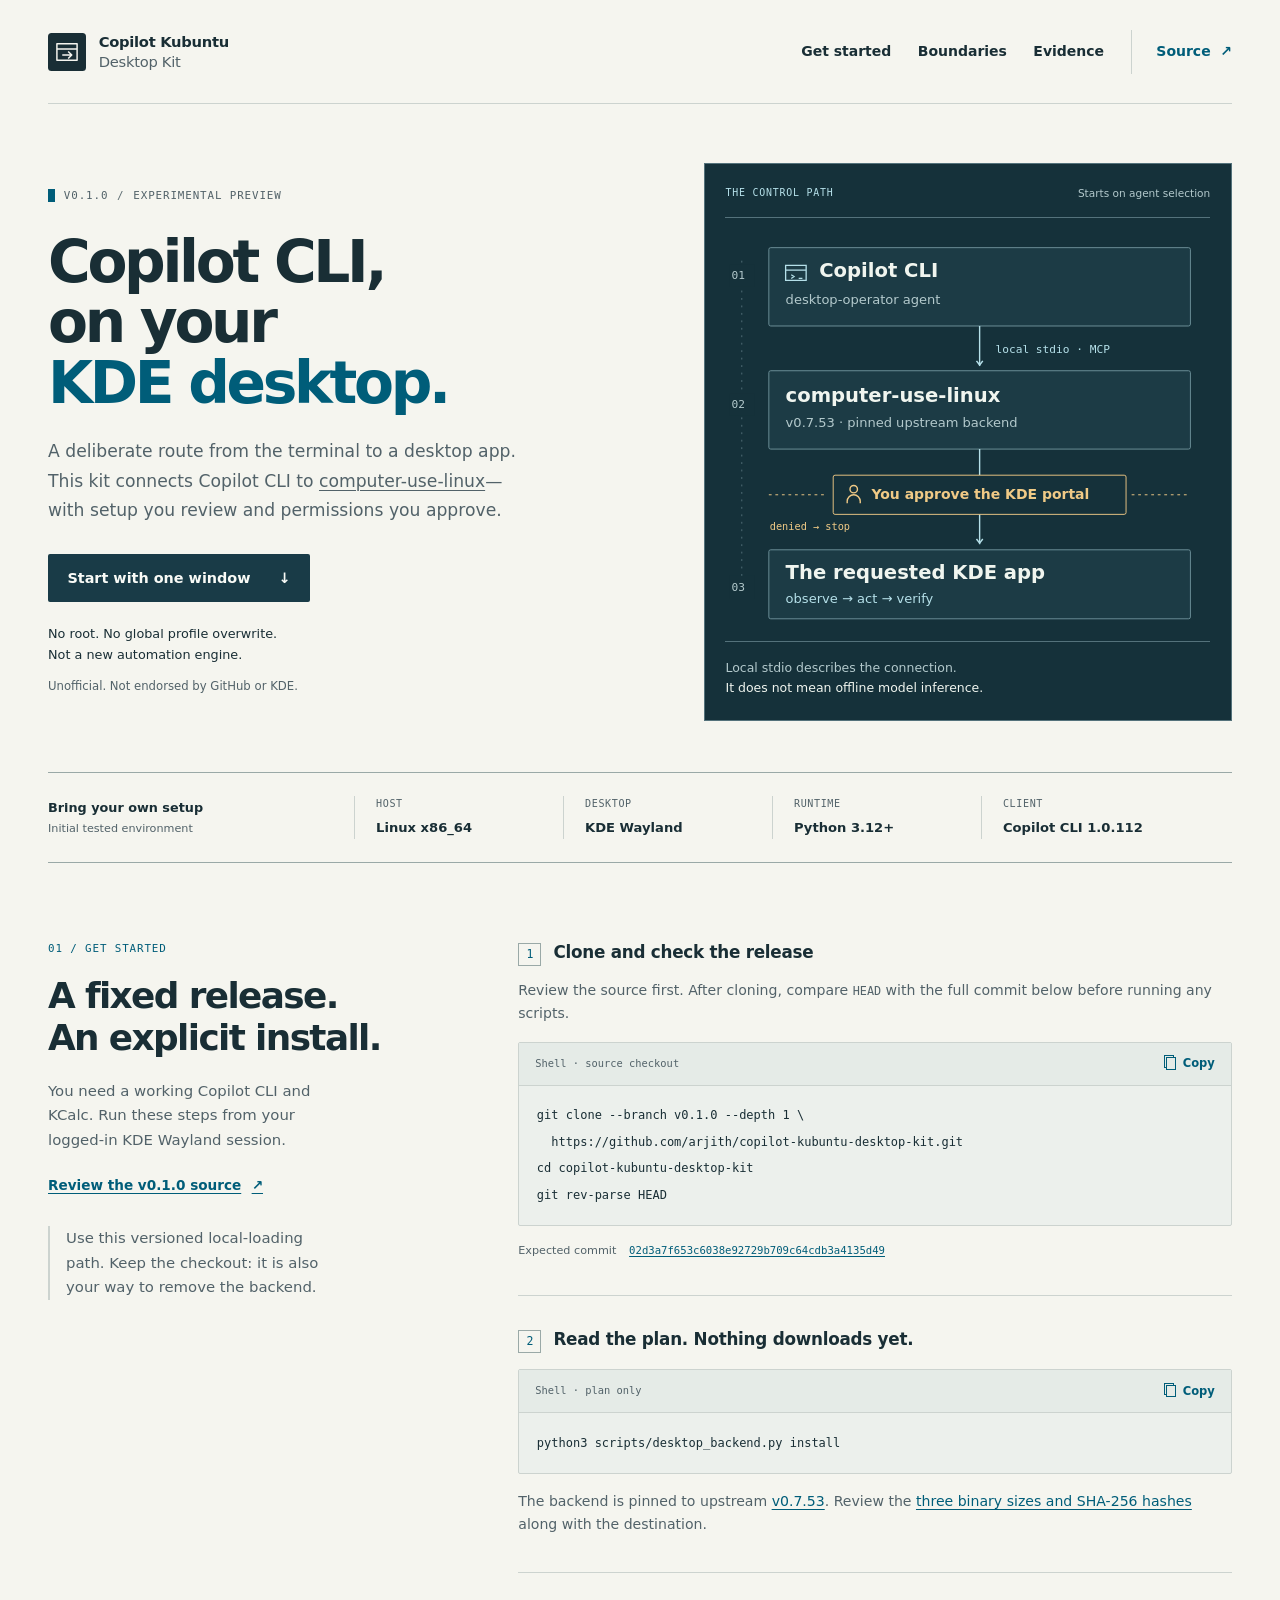
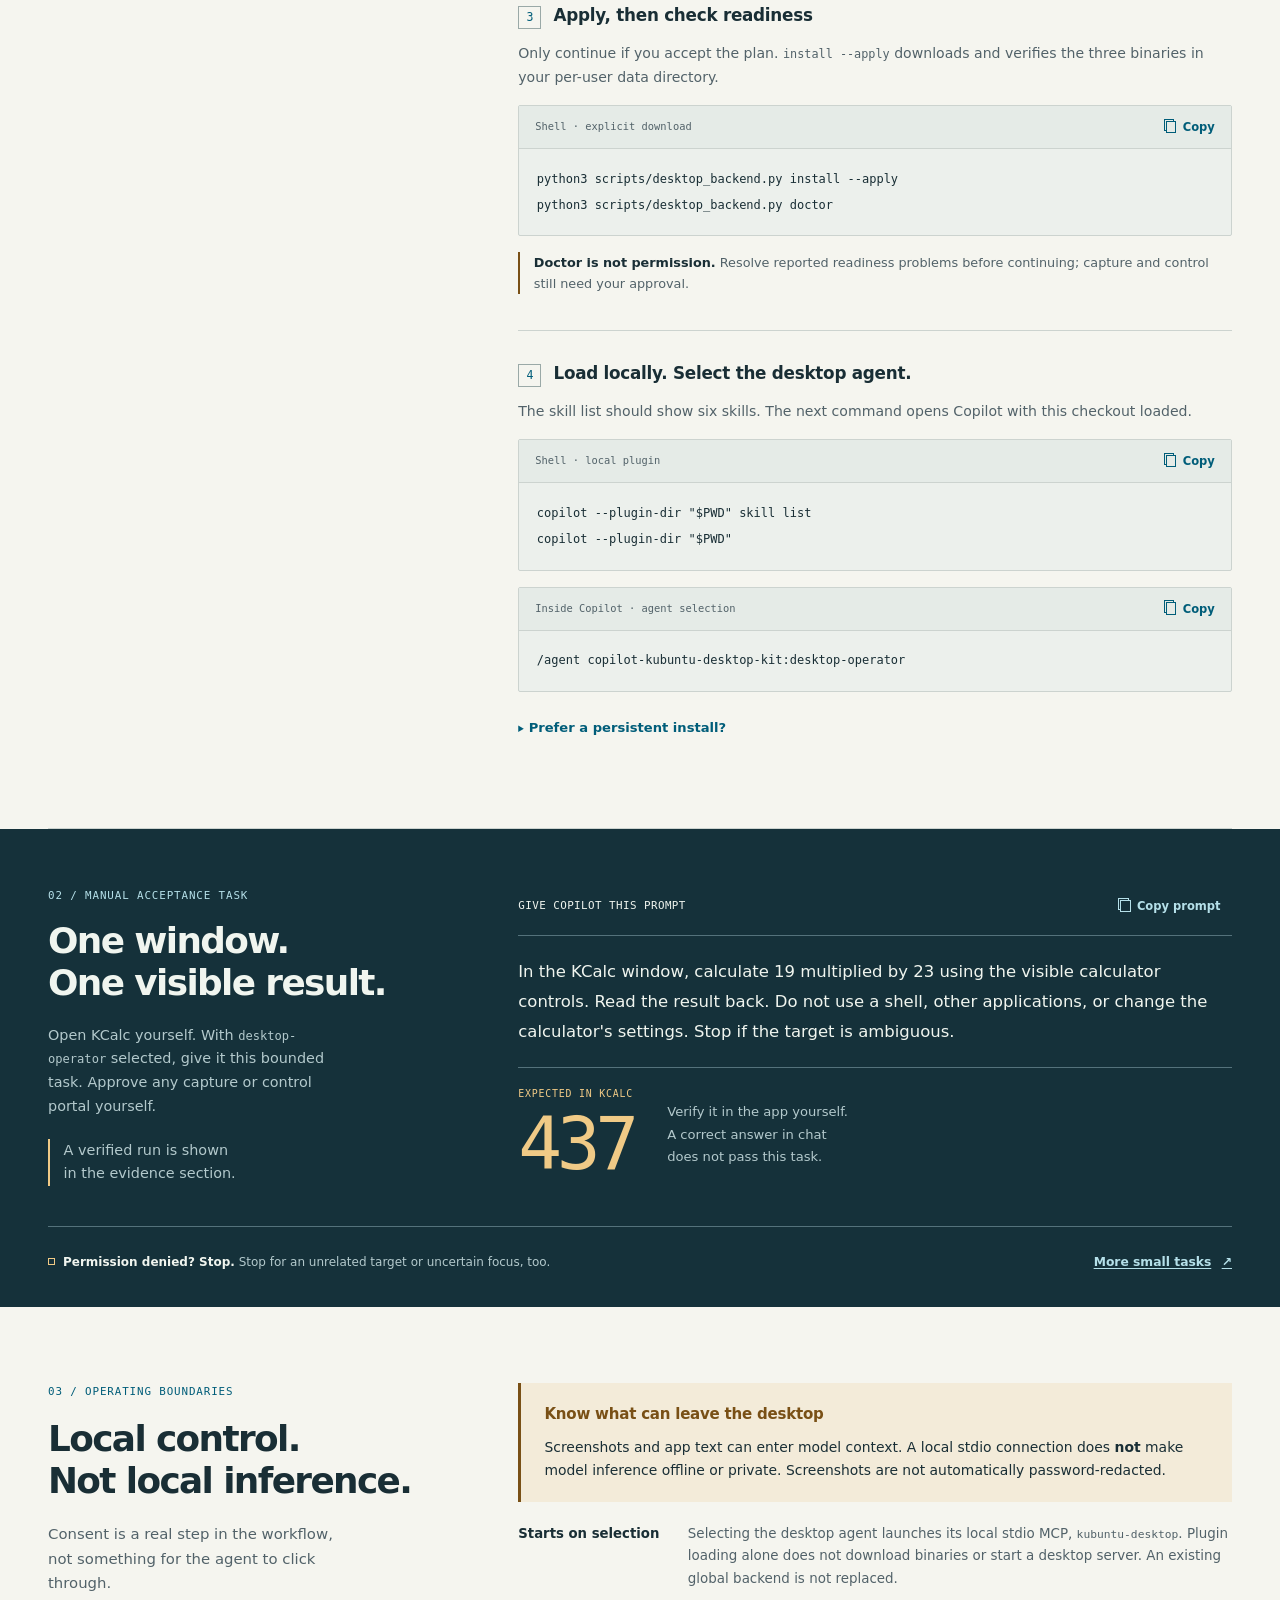
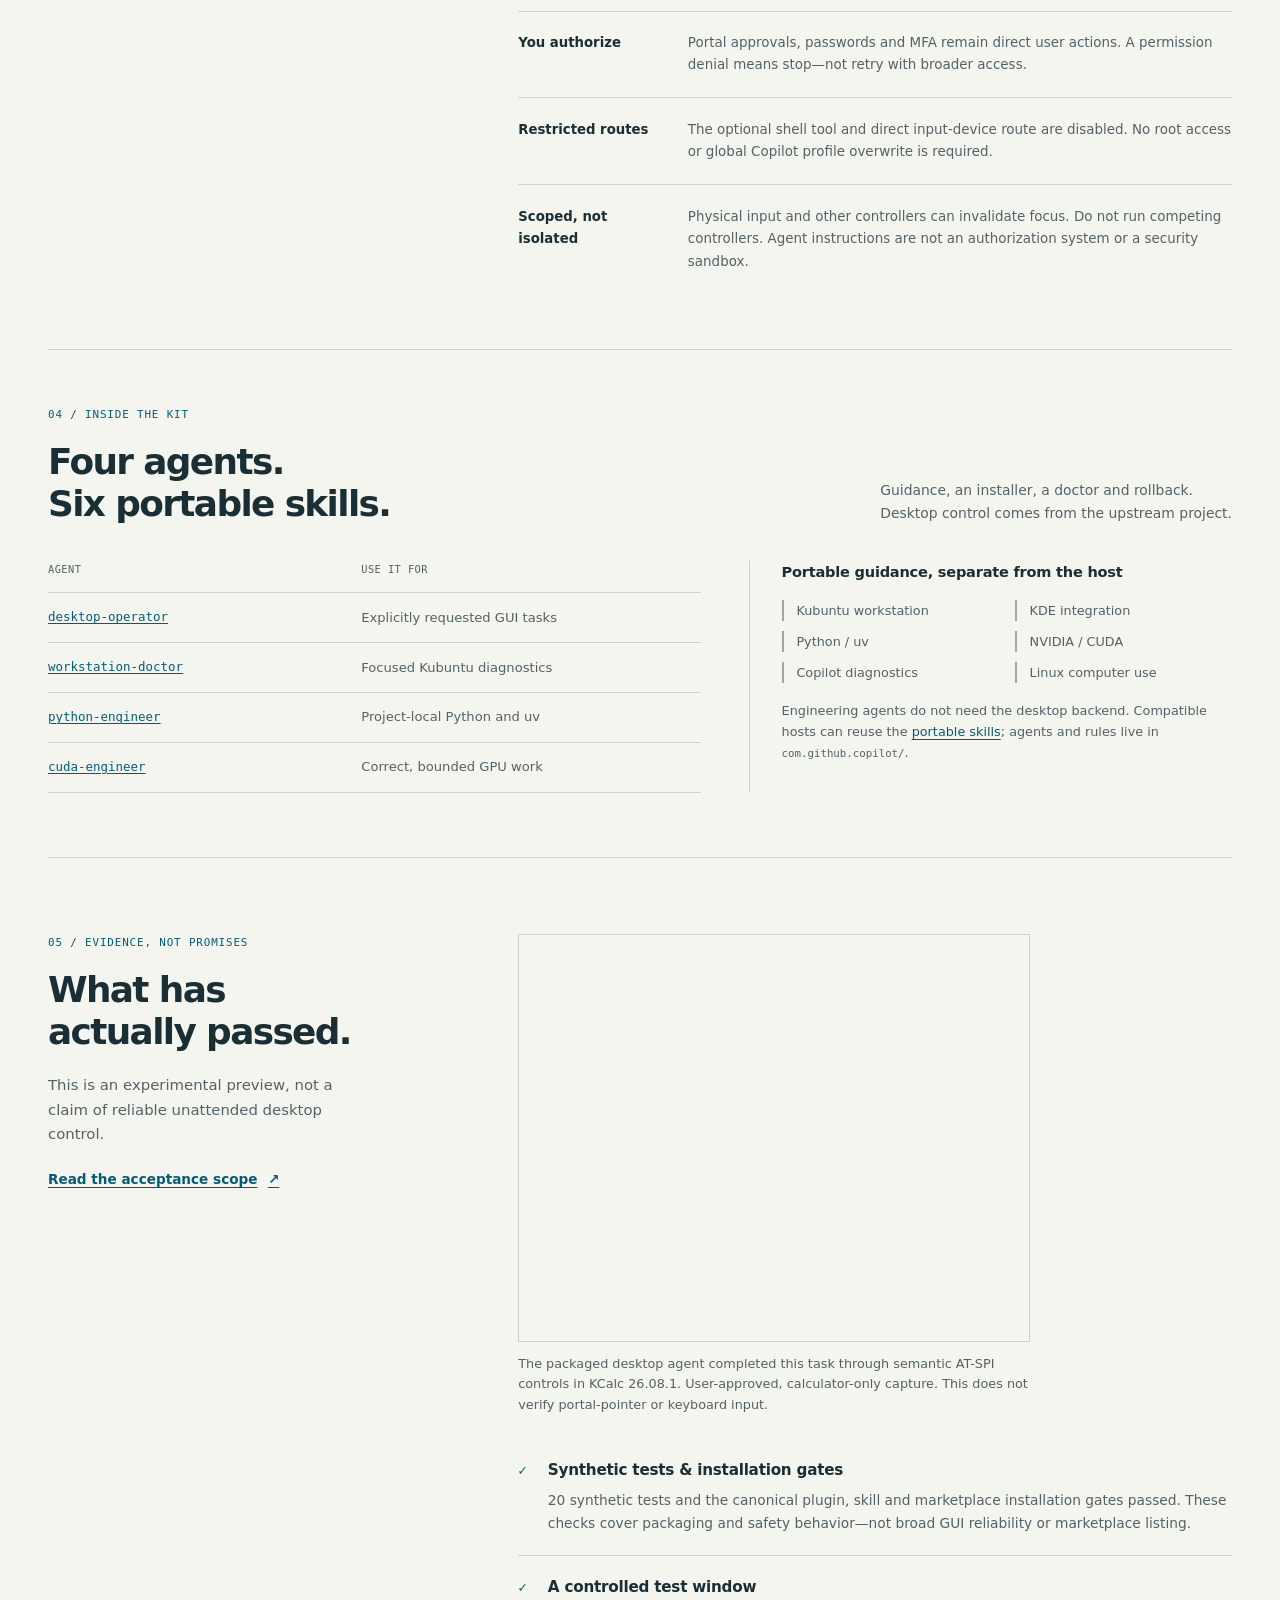
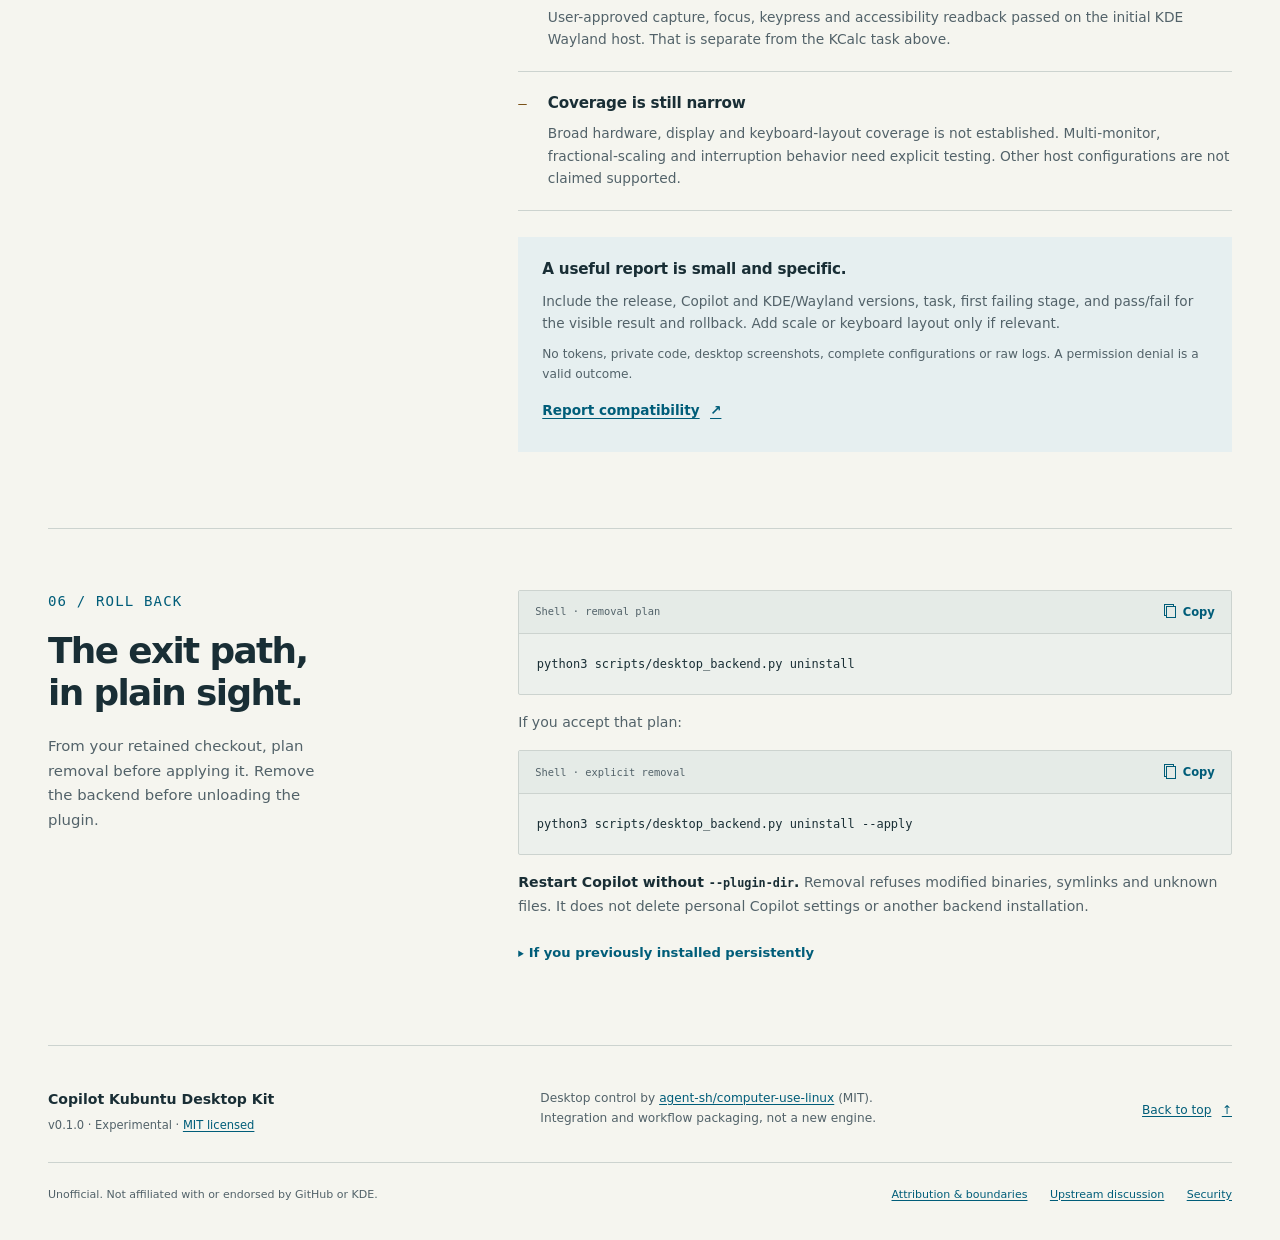
<file: site/index.html>
<!doctype html>
<html lang="en">
  <head>
    <meta charset="utf-8">
    <meta name="viewport" content="width=device-width, initial-scale=1">
    <meta name="color-scheme" content="light dark">
    <meta name="theme-color" content="#f5f5ef" media="(prefers-color-scheme: light)">
    <meta name="theme-color" content="#142328" media="(prefers-color-scheme: dark)">
    <meta name="referrer" content="no-referrer">
    <meta http-equiv="Content-Security-Policy" content="default-src 'none'; script-src 'self'; style-src 'self'; img-src 'self'; base-uri 'none'; form-action 'none'; connect-src 'none'; object-src 'none'">
    <title>Copilot Kubuntu Desktop Kit — Copilot CLI for KDE Wayland</title>
    <meta name="description" content="An unofficial Copilot CLI integration for KDE Wayland. Review v0.1.0, install the pinned computer-use-linux backend, and try a user-approved KCalc task.">
    <meta name="robots" content="index, follow, max-image-preview:large">
    <link rel="canonical" href="https://arjith.github.io/copilot-kubuntu-desktop-kit/">
    <link rel="icon" href="assets/favicon.svg" type="image/svg+xml">
    <link rel="stylesheet" href="assets/site.css">
    <meta property="og:type" content="website">
    <meta property="og:locale" content="en_US">
    <meta property="og:site_name" content="Copilot Kubuntu Desktop Kit">
    <meta property="og:title" content="Copilot Kubuntu Desktop Kit — Copilot CLI for KDE Wayland">
    <meta property="og:description" content="One app. An explicit permission handoff. A result you can check. An unofficial Copilot CLI integration of computer-use-linux for KDE Wayland.">
    <meta property="og:url" content="https://arjith.github.io/copilot-kubuntu-desktop-kit/">
    <meta property="og:image" content="https://arjith.github.io/copilot-kubuntu-desktop-kit/assets/social.png">
    <meta property="og:image:type" content="image/png">
    <meta property="og:image:width" content="1200">
    <meta property="og:image:height" content="630">
    <meta property="og:image:alt" content="Copilot Kubuntu Desktop Kit, v0.1.0 experimental. A diagram connects Copilot CLI to computer-use-linux, a user-approved portal, and a KDE app.">
    <meta name="twitter:card" content="summary_large_image">
    <meta name="twitter:title" content="Copilot Kubuntu Desktop Kit — Copilot CLI for KDE Wayland">
    <meta name="twitter:description" content="An unofficial, opt-in desktop integration. Review a fixed release and try one small KCalc task on KDE Wayland.">
    <meta name="twitter:image" content="https://arjith.github.io/copilot-kubuntu-desktop-kit/assets/social.png">
    <meta name="twitter:image:alt" content="Copilot CLI, KDE Wayland, your permission. The local control path runs through computer-use-linux and a user-approved portal.">
    <script type="application/ld+json">
      {
        "@context": "https://schema.org",
        "@type": "SoftwareSourceCode",
        "name": "Copilot Kubuntu Desktop Kit",
        "description": "An unofficial GitHub Copilot CLI integration of agent-sh/computer-use-linux for KDE Wayland, with six skills, four agents, and explicit per-user backend setup and removal.",
        "url": "https://arjith.github.io/copilot-kubuntu-desktop-kit/",
        "codeRepository": "https://github.com/arjith/copilot-kubuntu-desktop-kit",
        "version": "0.1.0",
        "license": "https://github.com/arjith/copilot-kubuntu-desktop-kit/blob/02d3a7f653c6038e92729b709c64cdb3a4135d49/LICENSE",
        "programmingLanguage": ["Python", "Shell"],
        "runtimePlatform": "Linux x86_64, KDE Wayland, Python 3.12+, GitHub Copilot CLI 1.0.112",
        "isBasedOn": "https://github.com/agent-sh/computer-use-linux",
        "inLanguage": "en"
      }
    </script>
    <script src="assets/site.js" defer></script>
  </head>
  <body id="top">
    <a class="skip-link" href="#main">Skip to content</a>

    <header class="masthead page-width">
      <a class="wordmark" href="./" aria-label="Copilot Kubuntu Desktop Kit — home">
        <svg class="brand-mark" width="38" height="38" viewBox="0 0 64 64" aria-hidden="true">
          <rect width="64" height="64" rx="6" fill="currentColor"/>
          <path d="M15 18h34v28H15zM15 27h34M24 37h16m-6-6 6 6-6 6" fill="none" stroke="var(--brand-mark-ink)" stroke-width="2.5" stroke-linejoin="round"/>
        </svg>
        <span>Copilot Kubuntu<span class="wordmark-second">Desktop Kit</span></span>
      </a>
      <nav class="main-nav" aria-label="Main navigation">
        <a href="#start">Get started</a>
        <a href="#boundaries">Boundaries</a>
        <a href="#evidence">Evidence</a>
        <a class="source-link" href="https://github.com/arjith/copilot-kubuntu-desktop-kit">Source <span aria-hidden="true">↗</span></a>
      </nav>
    </header>

    <main id="main" tabindex="-1">
      <section class="hero page-width" aria-labelledby="hero-title">
        <div class="hero-copy">
          <p class="eyebrow release-label"><span class="release-tick" aria-hidden="true"></span>v0.1.0 <span class="eyebrow-divider" aria-hidden="true">/</span> Experimental preview</p>
          <h1 id="hero-title">Copilot CLI,<br>on your <span class="accent-text">KDE desktop.</span></h1>
          <p class="hero-lede">A deliberate route from the terminal to a desktop app. This kit connects Copilot CLI to <a href="https://github.com/agent-sh/computer-use-linux">computer-use-linux</a>—with setup you review and permissions you approve.</p>
          <a class="button primary-button" href="#start">Start with one window <span aria-hidden="true">↓</span></a>
          <p class="hero-assurance">No root. No global profile overwrite.<br>Not a new automation engine.</p>
          <p class="unofficial-note">Unofficial. Not endorsed by GitHub or KDE.</p>
        </div>
        <figure class="route-figure">
          <div class="figure-heading">
            <span class="eyebrow">The control path</span>
            <span class="figure-note">Starts on agent selection</span>
          </div>
          <picture>
            <source media="(max-width: 480px)" srcset="assets/control-path-narrow.svg" width="300" height="430">
            <img src="assets/control-path.svg" width="520" height="430" alt="Copilot CLI's desktop-operator agent talks to the pinned computer-use-linux backend over local stdio MCP. You approve the KDE portal; the backend then operates the requested app." fetchpriority="high">
          </picture>
          <figcaption>Local stdio describes the connection.<br><strong>It does not mean offline model inference.</strong></figcaption>
        </figure>
      </section>

      <aside class="compatibility page-width" aria-labelledby="compatibility-title">
        <p class="compatibility-label" id="compatibility-title">Bring your own setup<span>Initial tested environment</span></p>
        <dl class="requirements">
          <div><dt>Host</dt><dd>Linux x86_64</dd></div>
          <div><dt>Desktop</dt><dd>KDE Wayland</dd></div>
          <div><dt>Runtime</dt><dd>Python 3.12+</dd></div>
          <div><dt>Client</dt><dd>Copilot CLI 1.0.112</dd></div>
        </dl>
      </aside>

      <section class="section page-width setup-section" id="start" aria-labelledby="start-title">
        <div class="section-intro">
          <p class="eyebrow">01 / Get started</p>
          <h2 id="start-title">A fixed release.<br>An explicit install.</h2>
          <p>You need a working Copilot CLI and KCalc. Run these steps from your logged-in KDE Wayland session.</p>
          <a class="text-link" href="https://github.com/arjith/copilot-kubuntu-desktop-kit/tree/02d3a7f653c6038e92729b709c64cdb3a4135d49">Review the v0.1.0 source <span aria-hidden="true">↗</span></a>
          <p class="margin-note">Use this versioned local-loading path. Keep the checkout: it is also your way to remove the backend.</p>
        </div>

        <div class="steps">
          <article class="step" aria-labelledby="clone-title">
            <div class="step-heading"><span class="step-number" aria-hidden="true">1</span><h3 id="clone-title">Clone and check the release</h3></div>
            <p>Review the source first. After cloning, compare <code>HEAD</code> with the full commit below before running any scripts.</p>
            <div class="code-block">
              <div class="code-toolbar"><span>Shell · source checkout</span><button class="copy-button" type="button" data-copy="clone-command" data-label="Clone commands" hidden>Copy</button></div>
              <pre tabindex="0" aria-label="Clone and verify the release commands"><code id="clone-command">git clone --branch v0.1.0 --depth 1 \
  https://github.com/arjith/copilot-kubuntu-desktop-kit.git
cd copilot-kubuntu-desktop-kit
git rev-parse HEAD</code></pre>
            </div>
            <p class="commit-reference"><span>Expected commit</span><a href="https://github.com/arjith/copilot-kubuntu-desktop-kit/commit/02d3a7f653c6038e92729b709c64cdb3a4135d49"><code>02d3a7f653c6038e92729b709c64cdb3a4135d49</code></a></p>
          </article>

          <article class="step" aria-labelledby="plan-title">
            <div class="step-heading"><span class="step-number" aria-hidden="true">2</span><h3 id="plan-title">Read the plan. Nothing downloads yet.</h3></div>
            <div class="code-block">
              <div class="code-toolbar"><span>Shell · plan only</span><button class="copy-button" type="button" data-copy="plan-command" data-label="Install plan command" hidden>Copy</button></div>
              <pre tabindex="0" aria-label="Preview the backend installation"><code id="plan-command">python3 scripts/desktop_backend.py install</code></pre>
            </div>
            <p>The backend is pinned to upstream <a href="https://github.com/agent-sh/computer-use-linux/releases/tag/v0.7.53">v0.7.53</a>. Review the <a href="https://github.com/arjith/copilot-kubuntu-desktop-kit/blob/02d3a7f653c6038e92729b709c64cdb3a4135d49/backend.lock.json">three binary sizes and SHA-256 hashes</a> along with the destination.</p>
          </article>

          <article class="step" aria-labelledby="apply-title">
            <div class="step-heading"><span class="step-number" aria-hidden="true">3</span><h3 id="apply-title">Apply, then check readiness</h3></div>
            <p>Only continue if you accept the plan. <code>install --apply</code> downloads and verifies the three binaries in your per-user data directory.</p>
            <div class="code-block">
              <div class="code-toolbar"><span>Shell · explicit download</span><button class="copy-button" type="button" data-copy="apply-command" data-label="Apply and doctor commands" hidden>Copy</button></div>
              <pre tabindex="0" aria-label="Install the backend and check readiness"><code id="apply-command">python3 scripts/desktop_backend.py install --apply
python3 scripts/desktop_backend.py doctor</code></pre>
            </div>
            <p class="inline-caution"><strong>Doctor is not permission.</strong> Resolve reported readiness problems before continuing; capture and control still need your approval.</p>
          </article>

          <article class="step" aria-labelledby="load-title">
            <div class="step-heading"><span class="step-number" aria-hidden="true">4</span><h3 id="load-title">Load locally. Select the desktop agent.</h3></div>
            <p>The skill list should show six skills. The next command opens Copilot with this checkout loaded.</p>
            <div class="code-block">
              <div class="code-toolbar"><span>Shell · local plugin</span><button class="copy-button" type="button" data-copy="load-command" data-label="Local plugin commands" hidden>Copy</button></div>
              <pre tabindex="0" aria-label="List skills and launch Copilot with the local plugin"><code id="load-command">copilot --plugin-dir "$PWD" skill list
copilot --plugin-dir "$PWD"</code></pre>
            </div>
            <div class="code-block agent-command">
              <div class="code-toolbar"><span>Inside Copilot · agent selection</span><button class="copy-button" type="button" data-copy="agent-command" data-label="Desktop agent selection" hidden>Copy</button></div>
              <pre tabindex="0" aria-label="Select the desktop operator inside Copilot"><code id="agent-command">/agent copilot-kubuntu-desktop-kit:desktop-operator</code></pre>
            </div>
            <details class="disclosure">
              <summary>Prefer a persistent install?</summary>
              <div class="disclosure-content">
                <p>The local-loading path above is useful for reviewing the source first. A maintainer-run catalog also installs the same pinned v0.1.0 plugin without the deprecated direct-install route:</p>
                <pre tabindex="0" aria-label="Register the maintainer marketplace and install the pinned plugin"><code id="marketplace-command">copilot plugin marketplace add arjith/copilot-kubuntu-desktop-kit
copilot plugin install copilot-kubuntu-desktop-kit@kubuntu-desktop-kit</code></pre>
                <p>Restart Copilot after installing. This installs the skills and agents, not the backend; the explicit backend setup and portal approval steps still apply.</p>
                <p>This is the project's own catalog, not a GitHub/KDE endorsement. <a href="https://github.com/github/awesome-copilot/issues/6437">Awesome Copilot review is still pending.</a></p>
              </div>
            </details>
          </article>
        </div>
      </section>

      <section class="task-band" id="first-task" aria-labelledby="task-title">
        <div class="page-width task-grid">
          <div class="task-intro">
            <p class="eyebrow">02 / Manual acceptance task</p>
            <h2 id="task-title">One window.<br>One visible result.</h2>
            <p>Open KCalc yourself. With <code>desktop-operator</code> selected, give it this bounded task. Approve any capture or control portal yourself.</p>
            <p class="task-disclaimer">A verified run is shown<br>in the evidence section.</p>
          </div>
          <div class="task-workspace">
            <div class="prompt-heading"><h3>Give Copilot this prompt</h3><button class="copy-button" type="button" data-copy="kcalc-prompt" data-label="KCalc task prompt" hidden>Copy prompt</button></div>
            <blockquote class="task-prompt" id="kcalc-prompt" tabindex="0">In the KCalc window, calculate 19 multiplied by 23 using the visible calculator controls. Read the result back. Do not use a shell, other applications, or change the calculator's settings. Stop if the target is ambiguous.</blockquote>
            <div class="expected-result">
              <div><p class="eyebrow">Expected in KCalc</p><p class="result-value">437</p></div>
              <p>Verify it in the app yourself.<br>A correct answer in chat<br>does not pass this task.</p>
            </div>
          </div>
          <div class="task-bottom">
            <p><span class="stop-mark" aria-hidden="true"></span><strong>Permission denied? Stop.</strong> Stop for an unrelated target or uncertain focus, too.</p>
            <a class="text-link" href="https://github.com/arjith/copilot-kubuntu-desktop-kit/blob/02d3a7f653c6038e92729b709c64cdb3a4135d49/examples/README.md">More small tasks <span aria-hidden="true">↗</span></a>
          </div>
        </div>
      </section>

      <section class="section page-width" id="boundaries" aria-labelledby="boundaries-title">
        <div class="section-intro">
          <p class="eyebrow">03 / Operating boundaries</p>
          <h2 id="boundaries-title">Local control.<br>Not local inference.</h2>
          <p>Consent is a real step in the workflow, not something for the agent to click through.</p>
        </div>
        <div>
          <div class="privacy-note">
            <h3>Know what can leave the desktop</h3>
            <p>Screenshots and app text can enter model context. A local stdio connection does <strong>not</strong> make model inference offline or private. Screenshots are not automatically password-redacted.</p>
          </div>
          <dl class="boundary-list">
            <div>
              <dt>Starts on selection</dt>
              <dd>Selecting the desktop agent launches its local stdio MCP, <code>kubuntu-desktop</code>. Plugin loading alone does not download binaries or start a desktop server. An existing global backend is not replaced.</dd>
            </div>
            <div>
              <dt>You authorize</dt>
              <dd>Portal approvals, passwords and MFA remain direct user actions. A permission denial means stop—not retry with broader access.</dd>
            </div>
            <div>
              <dt>Restricted routes</dt>
              <dd>The optional shell tool and direct input-device route are disabled. No root access or global Copilot profile overwrite is required.</dd>
            </div>
            <div>
              <dt>Scoped, not isolated</dt>
              <dd>Physical input and other controllers can invalidate focus. Do not run competing controllers. Agent instructions are not an authorization system or a security sandbox.</dd>
            </div>
          </dl>
        </div>
      </section>

      <section class="kit-section page-width" aria-labelledby="kit-title">
        <div class="kit-heading">
          <div><p class="eyebrow">04 / Inside the kit</p><h2 id="kit-title">Four agents.<br>Six portable skills.</h2></div>
          <p>Guidance, an installer, a doctor and rollback.<br>Desktop control comes from the upstream project.</p>
        </div>
        <div class="kit-grid">
          <div class="agent-table-wrap">
            <table class="agent-table">
              <caption class="visually-hidden">The four Copilot agents and their roles</caption>
              <thead><tr><th scope="col">Agent</th><th scope="col">Use it for</th></tr></thead>
              <tbody>
                <tr><th scope="row"><a href="https://github.com/arjith/copilot-kubuntu-desktop-kit/blob/02d3a7f653c6038e92729b709c64cdb3a4135d49/com.github.copilot/agents/desktop-operator.agent.md">desktop-operator</a></th><td>Explicitly requested GUI tasks</td></tr>
                <tr><th scope="row"><a href="https://github.com/arjith/copilot-kubuntu-desktop-kit/blob/02d3a7f653c6038e92729b709c64cdb3a4135d49/com.github.copilot/agents/workstation-doctor.agent.md">workstation-doctor</a></th><td>Focused Kubuntu diagnostics</td></tr>
                <tr><th scope="row"><a href="https://github.com/arjith/copilot-kubuntu-desktop-kit/blob/02d3a7f653c6038e92729b709c64cdb3a4135d49/com.github.copilot/agents/python-engineer.agent.md">python-engineer</a></th><td>Project-local Python and uv</td></tr>
                <tr><th scope="row"><a href="https://github.com/arjith/copilot-kubuntu-desktop-kit/blob/02d3a7f653c6038e92729b709c64cdb3a4135d49/com.github.copilot/agents/cuda-engineer.agent.md">cuda-engineer</a></th><td>Correct, bounded GPU work</td></tr>
              </tbody>
            </table>
          </div>
          <div class="skills-panel">
            <h3>Portable guidance, separate from the host</h3>
            <ul class="skill-list">
              <li>Kubuntu workstation</li>
              <li>KDE integration</li>
              <li>Python / uv</li>
              <li>NVIDIA / CUDA</li>
              <li>Copilot diagnostics</li>
              <li>Linux computer use</li>
            </ul>
            <p>Engineering agents do not need the desktop backend. Compatible hosts can reuse the <a href="https://github.com/arjith/copilot-kubuntu-desktop-kit/tree/02d3a7f653c6038e92729b709c64cdb3a4135d49/skills">portable skills</a>; agents and rules live in <code>com.github.copilot/</code>.</p>
          </div>
        </div>
      </section>

      <section class="section page-width" id="evidence" aria-labelledby="evidence-title">
        <div class="section-intro">
          <p class="eyebrow">05 / Evidence, not promises</p>
          <h2 id="evidence-title">What has<br>actually passed.</h2>
          <p>This is an experimental preview, not a claim of reliable unattended desktop control.</p>
          <a class="text-link" href="https://github.com/arjith/copilot-kubuntu-desktop-kit/blob/02d3a7f653c6038e92729b709c64cdb3a4135d49/SPEC.md">Read the acceptance scope <span aria-hidden="true">↗</span></a>
        </div>
        <div class="evidence-content">
          <figure class="evidence-capture">
            <img src="assets/kcalc-result.png" width="960" height="763" loading="lazy" alt="The actual KCalc test window showing 437 after the packaged desktop agent calculated 19 times 23 through accessibility buttons.">
            <figcaption>The packaged desktop agent completed this task through semantic AT-SPI controls in KCalc 26.08.1. User-approved, calculator-only capture. This does not verify portal-pointer or keyboard input.</figcaption>
          </figure>
          <div class="evidence-item">
            <span class="evidence-symbol" aria-hidden="true">✓</span>
            <div><h3>Synthetic tests &amp; installation gates</h3><p>20 synthetic tests and the canonical plugin, skill and marketplace installation gates passed. These checks cover packaging and safety behavior—not broad GUI reliability or marketplace listing.</p></div>
          </div>
          <div class="evidence-item">
            <span class="evidence-symbol" aria-hidden="true">✓</span>
            <div><h3>A controlled test window</h3><p>User-approved capture, focus, keypress and accessibility readback passed on the initial KDE Wayland host. That is separate from the KCalc task above.</p></div>
          </div>
          <div class="evidence-item unverified-item">
            <span class="evidence-symbol" aria-hidden="true">—</span>
            <div><h3>Coverage is still narrow</h3><p>Broad hardware, display and keyboard-layout coverage is not established. Multi-monitor, fractional-scaling and interruption behavior need explicit testing. Other host configurations are not claimed supported.</p></div>
          </div>
          <div class="report-note">
            <h3>A useful report is small and specific.</h3>
            <p>Include the release, Copilot and KDE/Wayland versions, task, first failing stage, and pass/fail for the visible result and rollback. Add scale or keyboard layout only if relevant.</p>
            <p class="small-copy">No tokens, private code, desktop screenshots, complete configurations or raw logs. A permission denial is a valid outcome.</p>
            <a class="text-link" href="https://github.com/arjith/copilot-kubuntu-desktop-kit/issues/new?template=compatibility.yml">Report compatibility <span aria-hidden="true">↗</span></a>
          </div>
        </div>
      </section>

      <section class="section page-width removal-section" id="remove" aria-labelledby="remove-title">
        <div class="section-intro">
          <p class="eyebrow">06 / Roll back</p>
          <h2 id="remove-title">The exit path,<br>in plain sight.</h2>
          <p>From your retained checkout, plan removal before applying it. Remove the backend before unloading the plugin.</p>
        </div>
        <div>
          <div class="code-block">
            <div class="code-toolbar"><span>Shell · removal plan</span><button class="copy-button" type="button" data-copy="remove-plan-command" data-label="Removal plan command" hidden>Copy</button></div>
            <pre tabindex="0" aria-label="Preview backend removal"><code id="remove-plan-command">python3 scripts/desktop_backend.py uninstall</code></pre>
          </div>
          <p>If you accept that plan:</p>
          <div class="code-block">
            <div class="code-toolbar"><span>Shell · explicit removal</span><button class="copy-button" type="button" data-copy="remove-apply-command" data-label="Apply removal command" hidden>Copy</button></div>
            <pre tabindex="0" aria-label="Apply backend removal"><code id="remove-apply-command">python3 scripts/desktop_backend.py uninstall --apply</code></pre>
          </div>
          <p><strong>Restart Copilot without <code>--plugin-dir</code>.</strong> Removal refuses modified binaries, symlinks and unknown files. It does not delete personal Copilot settings or another backend installation.</p>
          <details class="disclosure">
            <summary>If you previously installed persistently</summary>
            <div class="disclosure-content"><p>After backend removal, run <code>copilot plugin uninstall copilot-kubuntu-desktop-kit@kubuntu-desktop-kit</code> for the maintainer catalog install, or <code>copilot plugin uninstall copilot-kubuntu-desktop-kit</code> for an older direct install, then restart Copilot. Remove the optional catalog with <code>copilot plugin marketplace remove kubuntu-desktop-kit</code>. None of these commands are needed for the local-loading path above.</p></div>
          </details>
        </div>
      </section>
    </main>

    <footer class="footer page-width">
      <div class="footer-main">
        <p class="footer-title">Copilot Kubuntu Desktop Kit<span>v0.1.0 · Experimental · <a href="https://github.com/arjith/copilot-kubuntu-desktop-kit/blob/02d3a7f653c6038e92729b709c64cdb3a4135d49/LICENSE">MIT licensed</a></span></p>
        <p>Desktop control by <a href="https://github.com/agent-sh/computer-use-linux">agent-sh/computer-use-linux</a> (MIT).<br>Integration and workflow packaging, not a new engine.</p>
        <a class="back-to-top" href="#top">Back to top <span aria-hidden="true">↑</span></a>
      </div>
      <div class="footer-bottom">
        <p>Unofficial. Not affiliated with or endorsed by GitHub or KDE.</p>
        <nav aria-label="Project information">
          <a href="https://github.com/arjith/copilot-kubuntu-desktop-kit/blob/02d3a7f653c6038e92729b709c64cdb3a4135d49/NOTICE.md">Attribution &amp; boundaries</a>
          <a href="https://github.com/agent-sh/computer-use-linux/discussions/469">Upstream discussion</a>
          <a href="https://github.com/arjith/copilot-kubuntu-desktop-kit/blob/02d3a7f653c6038e92729b709c64cdb3a4135d49/SECURITY.md">Security</a>
        </nav>
      </div>
    </footer>
    <div class="visually-hidden" id="copy-status" role="status" aria-live="polite" aria-atomic="true"></div>
  </body>
</html>
</file>
<file: site/assets/site.css>
/* A small desktop field guide: paper, ink, a blue route, an amber handoff. */
:root {
  color-scheme: light dark;
  --paper: #f5f5ef;
  --surface: #fcfcf8;
  --ink: #192e35;
  --muted: #526269;
  --faint: #5f6e73;
  --line: #ccd3cf;
  --strong-line: #9aa9a7;
  --accent: #005d79;
  --accent-soft: #e6eff0;
  --code-bg: #ecf0ec;
  --code-top: #e5ebe7;
  --caution: #795016;
  --caution-bg: #f3ebd9;
  --button-bg: #193b47;
  --button-ink: #f8faf6;
  --brand-mark-ink: #f5f5ef;
  --night: #15313a;
  --night-ink: #f0f5ef;
  --night-muted: #b3c9cc;
  --night-line: #54727b;
  --night-accent: #b5e0e9;
  --amber: #f0ca86;
  --sans: system-ui, -apple-system, BlinkMacSystemFont, "Segoe UI", sans-serif;
  --mono: ui-monospace, "Cascadia Code", "SFMono-Regular", "DejaVu Sans Mono", monospace;
}

@media (prefers-color-scheme: dark) {
  :root {
    --paper: #142328;
    --surface: #192d33;
    --ink: #e4efed;
    --muted: #b0c3c5;
    --faint: #9eb6ba;
    --line: #3c555c;
    --strong-line: #76939a;
    --accent: #a0d9e9;
    --accent-soft: #213d46;
    --code-bg: #1c3138;
    --code-top: #243d44;
    --caution: #edce94;
    --caution-bg: #343327;
    --button-bg: #b6dfe7;
    --button-ink: #142e38;
    --brand-mark-ink: #142328;
    --night: #0e262e;
    --night-line: #5b7c85;
  }
}

* {
  box-sizing: border-box;
}

html {
  scroll-padding-block-start: 1.5rem;
}

body {
  margin: 0;
  background: var(--paper);
  color: var(--ink);
  font-family: var(--sans);
  font-size: 1rem;
  line-height: 1.65;
  -webkit-font-smoothing: antialiased;
}

::selection {
  color: var(--button-ink);
  background: var(--button-bg);
}

a {
  color: var(--accent);
  text-decoration-thickness: 1px;
  text-underline-offset: 0.2em;
}

a:hover {
  text-decoration-thickness: 2px;
}

button,
a,
summary,
[tabindex] {
  -webkit-tap-highlight-color: transparent;
}

:focus-visible {
  outline: 3px solid var(--accent);
  outline-offset: 5px;
}

main:focus {
  outline: none;
}

button {
  font: inherit;
}

button:disabled {
  cursor: wait;
}

button,
summary {
  cursor: pointer;
}

button[hidden] {
  display: none;
}

img,
svg {
  display: block;
  max-width: 100%;
}

h1,
h2,
h3,
p,
figure,
blockquote,
dl,
dd,
pre {
  margin: 0;
}

h1,
h2,
h3 {
  text-wrap: balance;
}

h1,
h2 {
  font-weight: 620;
}

h2 {
  font-size: clamp(1.85rem, 2.8vw, 2.5rem);
  line-height: 1.16;
  letter-spacing: -0.045em;
}

h3 {
  font-size: 1.05rem;
  font-weight: 650;
  line-height: 1.45;
  letter-spacing: -0.015em;
}

p + p {
  margin-block-start: 0.85rem;
}

code {
  font-family: var(--mono);
  font-size: 0.84em;
  overflow-wrap: anywhere;
}

.page-width {
  width: min(100% - 6rem, 1192px);
  margin-inline: auto;
}

.visually-hidden {
  position: absolute;
  width: 1px;
  height: 1px;
  padding: 0;
  margin: -1px;
  overflow: hidden;
  clip-path: inset(50%);
  white-space: nowrap;
  border: 0;
}

.skip-link {
  position: fixed;
  inset-block-start: 0.75rem;
  inset-inline-start: 0.75rem;
  z-index: 5;
  padding: 0.65rem 1rem;
  background: var(--button-bg);
  color: var(--button-ink);
  transform: translateY(-180%);
}

.skip-link:focus {
  transform: translateY(0);
}

.masthead {
  display: flex;
  align-items: center;
  justify-content: space-between;
  gap: 2rem;
  min-height: 104px;
  padding-block: 1.35rem;
  border-block-end: 1px solid var(--line);
}

.wordmark {
  display: inline-flex;
  align-items: center;
  flex-shrink: 0;
  gap: 0.8rem;
  color: var(--ink);
  font-size: 0.92rem;
  font-weight: 650;
  line-height: 1.35;
  letter-spacing: -0.02em;
  text-decoration: none;
}

.brand-mark {
  flex: 0 0 38px;
}

.wordmark-second {
  display: block;
  color: var(--muted);
  font-weight: 450;
}

.main-nav {
  display: flex;
  align-items: center;
  flex-wrap: wrap;
  gap: 0.4rem 1.65rem;
  font-size: 0.875rem;
  font-weight: 550;
}

.main-nav a {
  display: inline-flex;
  align-items: center;
  gap: 0.6rem;
  min-height: 44px;
  color: var(--ink);
  text-decoration: none;
}

.main-nav a:hover {
  text-decoration: underline;
}

.main-nav .source-link {
  padding-inline-start: 1.55rem;
  border-inline-start: 1px solid var(--line);
  color: var(--accent);
}

.hero {
  display: grid;
  grid-template-columns: 1.12fr 1fr;
  align-items: center;
  gap: clamp(2rem, 5vw, 4.75rem);
  padding-block: 3.7rem 3.2rem;
}

.eyebrow {
  font-family: var(--mono);
  font-size: 0.68rem;
  font-weight: 500;
  line-height: 1.6;
  letter-spacing: 0.08em;
  text-transform: uppercase;
}

.release-label {
  display: flex;
  align-items: center;
  flex-wrap: wrap;
  gap: 0.55rem;
  color: var(--muted);
  margin-block-end: 1.7rem;
}

.release-tick {
  display: inline-block;
  width: 7px;
  height: 13px;
  background: var(--accent);
}

.eyebrow-divider {
  color: var(--faint);
}

h1 {
  max-width: 14ch;
  font-size: clamp(2.7rem, 4.55vw, 4.05rem);
  line-height: 1.04;
  letter-spacing: -0.057em;
}

.accent-text {
  color: var(--accent);
}

h1 .accent-text {
  display: block;
}

.hero-lede {
  max-width: 44ch;
  margin-block-start: 1.5rem;
  color: var(--muted);
  font-size: 1.075rem;
  line-height: 1.7;
  text-wrap: pretty;
}

.hero-lede a {
  color: inherit;
}

.button {
  display: inline-flex;
  align-items: center;
  justify-content: space-between;
  gap: 1.75rem;
  min-height: 48px;
  padding: 0.8rem 1.15rem;
  border: 1px solid transparent;
  border-radius: 2px;
  font-size: 0.9rem;
  font-weight: 600;
  line-height: 1.4;
  text-decoration: none;
}

.primary-button {
  margin-block-start: 1.8rem;
  background: var(--button-bg);
  color: var(--button-ink);
}

.primary-button:hover {
  border-color: var(--accent);
  box-shadow: 3px 3px 0 var(--strong-line);
  text-decoration: underline;
}

.hero-assurance {
  margin-block-start: 1.3rem;
  font-size: 0.8rem;
  line-height: 1.7;
}

.unofficial-note {
  margin-block-start: 0.7rem;
  color: var(--muted);
  font-size: 0.73rem;
}

.route-figure {
  padding: 1.3rem 1.3rem 1.35rem;
  background: var(--night);
  color: var(--night-ink);
  border: 1px solid var(--night-line);
}

.figure-heading {
  display: flex;
  justify-content: space-between;
  gap: 1rem;
  padding-block-end: 0.9rem;
  border-block-end: 1px solid var(--night-line);
}

.figure-heading .eyebrow {
  color: var(--night-accent);
  font-size: 0.62rem;
}

.figure-note {
  color: var(--night-muted);
  font-size: 0.66rem;
}

.route-figure img {
  width: 100%;
  height: auto;
  margin-block: 0.7rem;
}

.route-figure figcaption {
  padding-block-start: 1rem;
  border-block-start: 1px solid var(--night-line);
  color: var(--night-muted);
  font-size: 0.78rem;
  line-height: 1.6;
}

.route-figure figcaption strong {
  color: var(--night-ink);
  font-weight: 500;
}

.compatibility {
  display: grid;
  grid-template-columns: 1fr 3.2fr;
  align-items: center;
  gap: 2rem;
  padding-block: 1.45rem;
  border-block: 1px solid var(--strong-line);
}

.compatibility-label {
  font-size: 0.8rem;
  font-weight: 650;
}

.compatibility-label span {
  display: block;
  margin-block-start: 0.1rem;
  color: var(--muted);
  font-size: 0.7rem;
  font-weight: 400;
}

.requirements {
  display: grid;
  grid-template-columns: repeat(3, 1fr) 1.3fr;
  gap: 1rem;
}

.requirements > div {
  padding-inline-start: 1.3rem;
  border-inline-start: 1px solid var(--line);
}

.requirements dt {
  color: var(--muted);
  font-family: var(--mono);
  font-size: 0.63rem;
  text-transform: uppercase;
  letter-spacing: 0.06em;
}

.requirements dd {
  margin-block-start: 0.3rem;
  font-size: 0.82rem;
  font-weight: 550;
}

.section {
  display: grid;
  grid-template-columns: 0.8fr 1.5fr;
  gap: clamp(2rem, 7vw, 7rem);
  padding-block: 4.8rem;
  border-block-end: 1px solid var(--line);
}

.section-intro .eyebrow,
.kit-heading .eyebrow {
  margin-block-end: 1.1rem;
  color: var(--accent);
}

.section-intro > p:not(.eyebrow) {
  max-width: 31ch;
  margin-block-start: 1.3rem;
  color: var(--muted);
  font-size: 0.93rem;
}

.text-link {
  display: inline-flex;
  align-items: baseline;
  gap: 0.65rem;
  padding-block: 0.55rem;
  font-size: 0.85rem;
  font-weight: 600;
}

.section-intro > .text-link {
  margin-block-start: 0.8rem;
}

.section-intro > .margin-note {
  margin-block-start: 2rem;
  padding-inline-start: 1rem;
  border-inline-start: 2px solid var(--line);
  font-size: 0.78rem;
}

.steps,
.section > div,
.kit-grid > div {
  min-width: 0;
}

.step + .step {
  margin-block-start: 2.2rem;
  padding-block-start: 1.9rem;
  border-block-start: 1px solid var(--line);
}

.step-heading {
  display: flex;
  align-items: baseline;
  gap: 0.75rem;
  margin-block-end: 0.8rem;
}

.step-number {
  display: inline-flex;
  flex: 0 0 1.45rem;
  align-items: center;
  justify-content: center;
  min-height: 1.45rem;
  border: 1px solid var(--strong-line);
  color: var(--accent);
  font-family: var(--mono);
  font-size: 0.72rem;
  line-height: 1;
}

.step > p,
.removal-section > div > p {
  color: var(--muted);
  font-size: 0.88rem;
}

.code-block {
  min-width: 0;
  margin-block: 1rem;
  background: var(--code-bg);
  border: 1px solid var(--line);
  border-radius: 2px;
}

.code-toolbar {
  display: flex;
  align-items: center;
  justify-content: space-between;
  gap: 0.6rem;
  min-height: 43px;
  padding-inline: 1rem 0.3rem;
  background: var(--code-top);
  border-block-end: 1px solid var(--line);
  color: var(--muted);
  font-family: var(--mono);
  font-size: 0.65rem;
  line-height: 1.5;
}

.copy-button {
  display: inline-flex;
  align-items: center;
  justify-content: center;
  flex-shrink: 0;
  gap: 0.4rem;
  min-width: 62px;
  min-height: 38px;
  padding: 0.3rem 0.65rem;
  border: 1px solid transparent;
  border-radius: 2px;
  background: transparent;
  color: var(--accent);
  font-family: var(--sans);
  font-size: 0.72rem;
  font-weight: 600;
  line-height: 1.4;
}

.copy-button::before {
  content: "";
  width: 0.55rem;
  height: 0.65rem;
  border: 1px solid currentColor;
  box-shadow: -2px -2px 0 -1px var(--code-top), -2px -2px 0 0 currentColor;
}

.copy-button:hover {
  background: var(--surface);
  border-color: var(--strong-line);
}

.copy-button:focus-visible {
  outline-offset: 1px;
}

.copy-button[data-state="success"]::before {
  width: 0.55rem;
  height: 0.3rem;
  border-width: 0 0 2px 2px;
  box-shadow: none;
  transform: rotate(-45deg);
}

pre {
  overflow-x: auto;
  padding: 1.05rem 1.1rem;
  scrollbar-width: thin;
  scrollbar-color: var(--strong-line) var(--code-bg);
  tab-size: 2;
}

pre code {
  color: var(--ink);
  font-size: 0.75rem;
  line-height: 1.85;
  overflow-wrap: normal;
}

pre:focus-visible {
  outline-offset: -3px;
}

.step > .commit-reference {
  display: flex;
  flex-wrap: wrap;
  gap: 0.2rem 0.8rem;
  font-size: 0.7rem;
}

.commit-reference span {
  flex-shrink: 0;
}

.commit-reference code {
  font-size: 0.95em;
  overflow-wrap: anywhere;
}

.step > .inline-caution {
  padding-inline-start: 0.85rem;
  border-inline-start: 2px solid var(--caution);
  color: var(--muted);
  font-size: 0.8rem;
}

.inline-caution strong {
  color: var(--ink);
}

.agent-command {
  margin-block-start: 0.75rem;
}

.disclosure {
  margin-block-start: 0.9rem;
  font-size: 0.82rem;
}

.disclosure summary {
  width: fit-content;
  min-height: 44px;
  padding-block: 0.6rem;
  color: var(--accent);
  font-weight: 550;
}

.disclosure summary::marker {
  color: var(--accent);
  font-size: 0.75em;
}

.disclosure summary:hover {
  text-decoration: underline;
  text-underline-offset: 0.2em;
}

.disclosure-content {
  padding: 0.5rem 0 0.65rem 1rem;
  border-inline-start: 1px solid var(--line);
  color: var(--muted);
}

.task-band {
  --accent: var(--night-accent);
  --code-top: var(--night);
  --surface: #224751;
  --strong-line: var(--night-line);
  --button-bg: var(--night-accent);
  --button-ink: var(--night);
  padding-block: 3.6rem 1.6rem;
  background: var(--night);
  color: var(--night-ink);
}

.task-grid {
  display: grid;
  grid-template-columns: 0.8fr 1.5fr;
  gap: 2rem clamp(2rem, 7vw, 7rem);
}

.task-intro > .eyebrow {
  margin-block-end: 1rem;
  color: var(--night-accent);
}

.task-intro > p:not(.eyebrow) {
  max-width: 33ch;
  margin-block-start: 1.25rem;
  color: var(--night-muted);
  font-size: 0.9rem;
}

.task-intro > .task-disclaimer {
  padding-inline-start: 0.85rem;
  border-inline-start: 2px solid var(--amber);
  color: var(--amber);
  font-size: 0.77rem;
}

.task-workspace {
  min-width: 0;
}

.prompt-heading {
  display: flex;
  align-items: center;
  justify-content: space-between;
  gap: 0.75rem;
  padding-block-end: 0.65rem;
  border-block-end: 1px solid var(--night-line);
}

.prompt-heading h3 {
  font-family: var(--mono);
  font-size: 0.68rem;
  font-weight: 500;
  text-transform: uppercase;
  letter-spacing: 0.04em;
}

.task-prompt {
  padding-block: 1.3rem;
  font-size: 1.03rem;
  line-height: 1.8;
  text-wrap: pretty;
}

.expected-result {
  display: flex;
  align-items: center;
  gap: 2.1rem;
  padding-block-start: 1.1rem;
  border-block-start: 1px solid var(--night-line);
}

.expected-result .eyebrow {
  color: var(--amber);
  font-size: 0.62rem;
}

.result-value {
  margin-block-start: 0.15rem;
  color: var(--amber);
  font-family: var(--mono);
  font-size: clamp(3.3rem, 5.7vw, 5rem);
  line-height: 1.1;
  letter-spacing: -0.075em;
  font-variant-numeric: tabular-nums;
}

.expected-result > p {
  color: var(--night-muted);
  font-size: 0.82rem;
  line-height: 1.7;
}

.task-bottom {
  display: flex;
  grid-column: 1 / -1;
  justify-content: space-between;
  align-items: baseline;
  gap: 1rem 2rem;
  margin-block-start: 0.5rem;
  padding-block-start: 1rem;
  border-block-start: 1px solid var(--night-line);
}

.task-bottom > p {
  color: var(--night-muted);
  font-size: 0.75rem;
}

.task-bottom strong {
  color: var(--night-ink);
  font-weight: 550;
}

.stop-mark {
  display: inline-block;
  width: 7px;
  height: 7px;
  margin-inline-end: 0.5rem;
  border: 1px solid var(--amber);
  vertical-align: 0.05em;
}

.task-bottom .text-link {
  flex-shrink: 0;
  font-size: 0.77rem;
}

.privacy-note {
  padding: 1.3rem 1.45rem;
  background: var(--caution-bg);
  border-inline-start: 3px solid var(--caution);
}

.privacy-note h3 {
  color: var(--caution);
  font-size: 0.94rem;
}

.privacy-note p {
  margin-block-start: 0.6rem;
  font-size: 0.87rem;
}

.boundary-list > div {
  display: grid;
  grid-template-columns: 9.5rem 1fr;
  gap: 1.1rem;
  padding-block: 1.3rem;
  border-block-end: 1px solid var(--line);
}

.boundary-list > div:last-child {
  padding-block-end: 0;
  border: 0;
}

.boundary-list dt {
  font-size: 0.83rem;
  font-weight: 650;
}

.boundary-list dd {
  color: var(--muted);
  font-size: 0.84rem;
}

.kit-section {
  padding-block: 3.5rem 4rem;
  border-block-end: 1px solid var(--line);
}

.kit-heading {
  display: flex;
  justify-content: space-between;
  align-items: end;
  gap: 2rem;
}

.kit-heading > p {
  color: var(--muted);
  font-size: 0.87rem;
}

.kit-grid {
  display: grid;
  grid-template-columns: 1.35fr 1fr;
  gap: 3rem;
  margin-block-start: 2.3rem;
}

.agent-table {
  width: 100%;
  border-collapse: collapse;
  text-align: start;
  font-size: 0.82rem;
}

.agent-table th,
.agent-table td {
  padding: 0.85rem 1rem 0.85rem 0;
  border-block-end: 1px solid var(--line);
  text-align: start;
}

.agent-table thead th {
  padding-block-start: 0;
  color: var(--muted);
  font-family: var(--mono);
  font-size: 0.65rem;
  font-weight: 450;
  letter-spacing: 0.04em;
  text-transform: uppercase;
}

.agent-table tbody th {
  width: 48%;
  font-family: var(--mono);
  font-size: 0.78rem;
  font-weight: 450;
}

.agent-table tbody td {
  padding-inline-end: 0;
  color: var(--muted);
}

.skills-panel {
  padding-inline-start: 2rem;
  border-inline-start: 1px solid var(--line);
}

.skills-panel h3 {
  font-size: 0.91rem;
}

.skill-list {
  display: grid;
  grid-template-columns: 1fr 1fr;
  gap: 0.6rem 1rem;
  padding: 0;
  margin-block: 1.1rem;
  list-style: none;
  color: var(--muted);
  font-size: 0.8rem;
}

.skill-list li {
  padding-inline-start: 0.8rem;
  border-inline-start: 2px solid var(--strong-line);
}

.skills-panel p {
  color: var(--muted);
  font-size: 0.8rem;
}

.evidence-capture {
  max-width: 32rem;
  margin-block-end: 1.5rem;
}

.evidence-capture img {
  width: 100%;
  height: auto;
  border: 1px solid var(--line);
}

.evidence-capture figcaption {
  margin-block-start: 0.75rem;
  color: var(--muted);
  font-size: 0.8rem;
  line-height: 1.6;
}

.evidence-item {
  display: grid;
  grid-template-columns: 1.25rem 1fr;
  gap: 0.6rem;
  padding-block: 1.25rem;
  border-block-end: 1px solid var(--line);
}

.evidence-item:first-child {
  padding-block-start: 0;
}

.evidence-symbol {
  color: var(--accent);
  font-family: var(--mono);
  font-size: 0.88rem;
}

.evidence-item h3 {
  font-size: 0.95rem;
}

.evidence-item p {
  margin-block-start: 0.5rem;
  color: var(--muted);
  font-size: 0.86rem;
}

.unverified-item .evidence-symbol {
  color: var(--caution);
}

.report-note {
  margin-block-start: 1.6rem;
  padding: 1.35rem 1.5rem;
  background: var(--accent-soft);
}

.report-note h3 {
  font-size: 0.95rem;
}

.report-note p {
  margin-block-start: 0.6rem;
  color: var(--muted);
  font-size: 0.85rem;
}

.report-note .small-copy {
  font-size: 0.76rem;
}

.report-note .text-link {
  margin-block-start: 0.35rem;
}

.removal-section {
  padding-block: 3.8rem 4.3rem;
}

.removal-section .code-block:first-child {
  margin-block-start: 0;
}

.removal-section strong {
  color: var(--ink);
  font-weight: 600;
}

.footer {
  padding-block: 2.6rem 1.8rem;
}

.footer-main {
  display: flex;
  align-items: start;
  justify-content: space-between;
  gap: 1.5rem;
  padding-block-end: 1.7rem;
}

.footer-title {
  font-size: 0.88rem;
  font-weight: 600;
  line-height: 1.65;
}

.footer-title span {
  display: block;
  margin-block-start: 0.3rem;
  color: var(--muted);
  font-size: 0.72rem;
  font-weight: 400;
}

.footer-main > p:not(.footer-title) {
  margin: 0;
  color: var(--muted);
  font-size: 0.76rem;
}

.back-to-top {
  display: inline-flex;
  align-items: center;
  gap: 0.65rem;
  min-height: 44px;
  font-size: 0.76rem;
}

.footer-bottom {
  display: flex;
  align-items: baseline;
  justify-content: space-between;
  flex-wrap: wrap;
  gap: 0.65rem 2rem;
  padding-block-start: 1rem;
  border-block-start: 1px solid var(--line);
  color: var(--muted);
  font-size: 0.69rem;
}

.footer-bottom nav {
  display: flex;
  flex-wrap: wrap;
  gap: 0.25rem 1.4rem;
}

.footer-bottom nav a {
  display: inline-flex;
  align-items: center;
  min-height: 32px;
}

@media (min-width: 1080px) {
  .setup-section .section-intro {
    position: sticky;
    top: 2.5rem;
    align-self: start;
  }
}

@media (max-width: 1050px) {
  .page-width {
    width: calc(100% - 4rem);
  }

  .hero {
    gap: 2rem;
    padding-block: 3rem;
  }

  .figure-heading {
    flex-direction: column;
    gap: 0.15rem;
  }

  .compatibility {
    grid-template-columns: 1fr;
    gap: 1rem;
  }

  .compatibility-label span {
    display: inline;
    margin-inline-start: 0.75rem;
  }

  .requirements > div:first-child {
    padding-inline-start: 0;
    border: 0;
  }

  .section,
  .task-grid {
    grid-template-columns: 0.75fr 1.4fr;
    column-gap: 2.2rem;
  }

  .boundary-list > div {
    grid-template-columns: 1fr;
    gap: 0.45rem;
  }

  .kit-grid {
    gap: 2rem;
  }

  .skills-panel {
    padding-inline-start: 1.4rem;
  }

  .skill-list {
    grid-template-columns: 1fr;
    gap: 0.4rem;
  }

  .agent-table tbody th {
    overflow-wrap: anywhere;
  }
}

@media (max-width: 760px) {
  .page-width {
    width: calc(100% - 2.5rem);
  }

  .masthead {
    align-items: start;
    flex-direction: column;
    gap: 0.75rem;
    padding-block: 1.2rem 0.65rem;
  }

  .main-nav {
    justify-content: space-between;
    gap: 0.25rem 1.15rem;
    width: 100%;
    font-size: 0.8rem;
  }

  .main-nav .source-link {
    padding-inline-start: 0;
    border: 0;
  }

  .hero {
    grid-template-columns: 1fr;
    gap: 2.2rem;
    padding-block: 2.5rem;
  }

  .release-label {
    margin-block-end: 1.3rem;
  }

  h1 {
    max-width: 14ch;
    font-size: clamp(2.7rem, 8.5vw, 4.2rem);
  }

  .hero-lede {
    max-width: 52ch;
    font-size: 1rem;
  }

  .hero-assurance {
    font-size: 0.8rem;
  }

  .route-figure {
    max-width: 520px;
    width: 100%;
  }

  .figure-heading {
    flex-direction: row;
  }

  .compatibility {
    padding-block: 1.2rem;
  }

  .requirements {
    grid-template-columns: 1fr 1fr;
    gap: 1rem 0.75rem;
  }

  .requirements > div:nth-child(3) {
    padding-inline-start: 0;
    border: 0;
  }

  .section,
  .task-grid {
    grid-template-columns: 1fr;
    gap: 2rem;
  }

  .section {
    padding-block: 3rem;
  }

  .section-intro > p:not(.eyebrow) {
    max-width: 52ch;
    margin-block-start: 1rem;
  }

  .section-intro > .margin-note {
    max-width: 45ch;
    margin-block-start: 1rem;
  }

  .section-intro > .text-link {
    margin-block-start: 0.45rem;
  }

  .step + .step {
    margin-block-start: 1.7rem;
    padding-block-start: 1.6rem;
  }

  .task-band {
    padding-block: 2.8rem 1.4rem;
  }

  .task-intro > p:not(.eyebrow) {
    max-width: 50ch;
  }

  .task-disclaimer br {
    display: none;
  }

  .task-bottom {
    align-items: start;
    flex-direction: column;
    gap: 0.4rem;
    margin-block-start: 0;
  }

  .result-value {
    font-size: 4.25rem;
  }

  .boundary-list > div {
    grid-template-columns: 1fr 2.2fr;
    gap: 1rem;
  }

  .kit-section {
    padding-block: 2.6rem;
  }

  .kit-heading {
    align-items: start;
    flex-direction: column;
    gap: 1.2rem;
  }

  .kit-grid {
    grid-template-columns: 1fr;
    gap: 1.8rem;
    margin-block-start: 1.6rem;
  }

  .skills-panel {
    padding-inline-start: 0;
    border: 0;
  }

  .skill-list {
    grid-template-columns: 1fr 1fr;
    gap: 0.65rem 1rem;
  }

  .footer-main {
    flex-wrap: wrap;
  }

  .footer-main > p:not(.footer-title) {
    flex-basis: 100%;
    order: 1;
  }

  .footer-bottom {
    align-items: start;
    flex-direction: column;
  }
}

@media (max-width: 390px) {
  .page-width {
    width: calc(100% - 2rem);
  }

  .main-nav {
    gap: 0.2rem 0.8rem;
    font-size: 0.72rem;
  }

  .eyebrow {
    font-size: 0.62rem;
  }

  .hero {
    padding-block-start: 2rem;
  }

  h1 {
    font-size: 2.65rem;
  }

  .figure-heading {
    flex-direction: column;
    gap: 0.15rem;
  }

  .route-figure {
    padding: 1rem 0.75rem;
  }

  .compatibility-label span {
    display: block;
    margin-inline-start: 0;
  }

  .requirements dd {
    font-size: 0.77rem;
  }

  .code-toolbar {
    padding-inline-start: 0.75rem;
    font-size: 0.6rem;
  }

  pre {
    padding-inline: 0.8rem;
  }

  pre code {
    font-size: 0.71rem;
  }

  .boundary-list > div {
    grid-template-columns: 1fr;
    gap: 0.4rem;
  }

  .privacy-note,
  .report-note {
    padding: 1.1rem;
  }

  .expected-result {
    gap: 1.2rem;
  }

  .expected-result > p {
    font-size: 0.75rem;
  }

  .result-value {
    font-size: 3.7rem;
  }

  .agent-table {
    font-size: 0.76rem;
  }

  .agent-table tbody th {
    font-size: 0.7rem;
  }

  .agent-table th,
  .agent-table td {
    padding-inline-end: 0.7rem;
  }
}

@media (prefers-reduced-motion: no-preference) {
  html {
    scroll-behavior: smooth;
  }

  .primary-button {
    transition: box-shadow 140ms ease;
  }
}

@media (forced-colors: active) {
  .route-figure,
  .task-band,
  .code-block,
  .privacy-note,
  .report-note {
    border: 1px solid CanvasText;
  }

  .route-figure img {
    /* The illustration uses its own tested, fixed dark palette. */
    forced-color-adjust: none;
    background: #15313a;
  }

  .release-tick {
    background: Highlight;
  }

  .primary-button,
  .copy-button {
    border: 1px solid ButtonText;
  }
}

@media print {
  :root {
    color-scheme: light;
    --paper: #fff;
    --ink: #000;
    --muted: #333;
    --accent: #000;
    --line: #bbb;
    --strong-line: #777;
    --code-bg: #fff;
    --code-top: #eee;
  }

  body {
    font-size: 10pt;
  }

  .page-width {
    width: 100%;
  }

  .main-nav,
  .copy-button,
  .skip-link,
  .back-to-top {
    display: none;
  }

  .hero,
  .section,
  .task-grid,
  .kit-grid {
    display: block;
    padding-block: 1.5rem;
  }

  .section-intro,
  .task-intro {
    position: static !important;
    margin-block-end: 1.2rem;
  }

  .route-figure {
    display: none;
  }

  .task-band {
    --accent: #000;
    background: #fff;
    color: #000;
    border-block: 1px solid #777;
  }

  .task-band p,
  .task-band strong,
  .task-band .eyebrow {
    color: #000;
  }

  .code-block,
  .step,
  .evidence-item {
    break-inside: avoid;
  }

  pre {
    white-space: pre-wrap;
  }

  pre code {
    overflow-wrap: anywhere;
  }

  .skills-panel {
    margin-block-start: 1rem;
    padding: 0;
    border: 0;
  }

  a {
    color: #000;
  }
}
</file>
